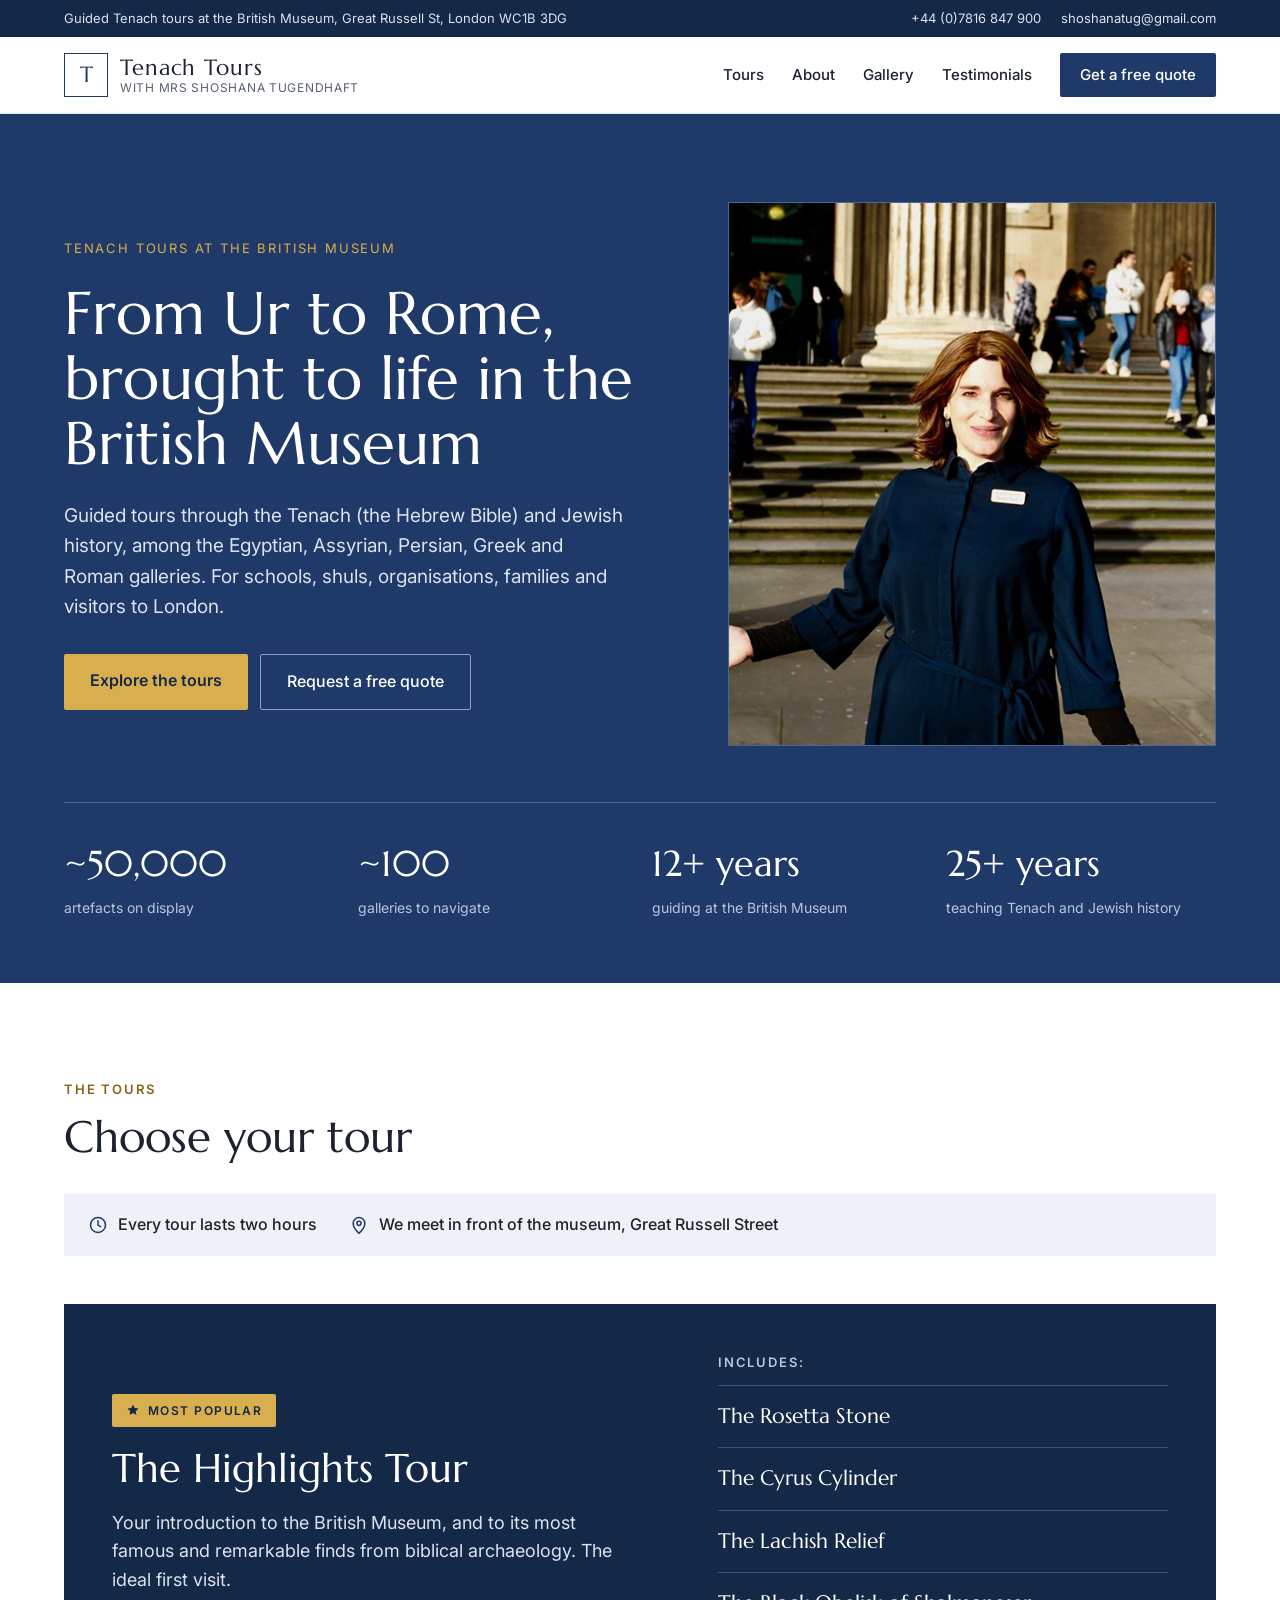
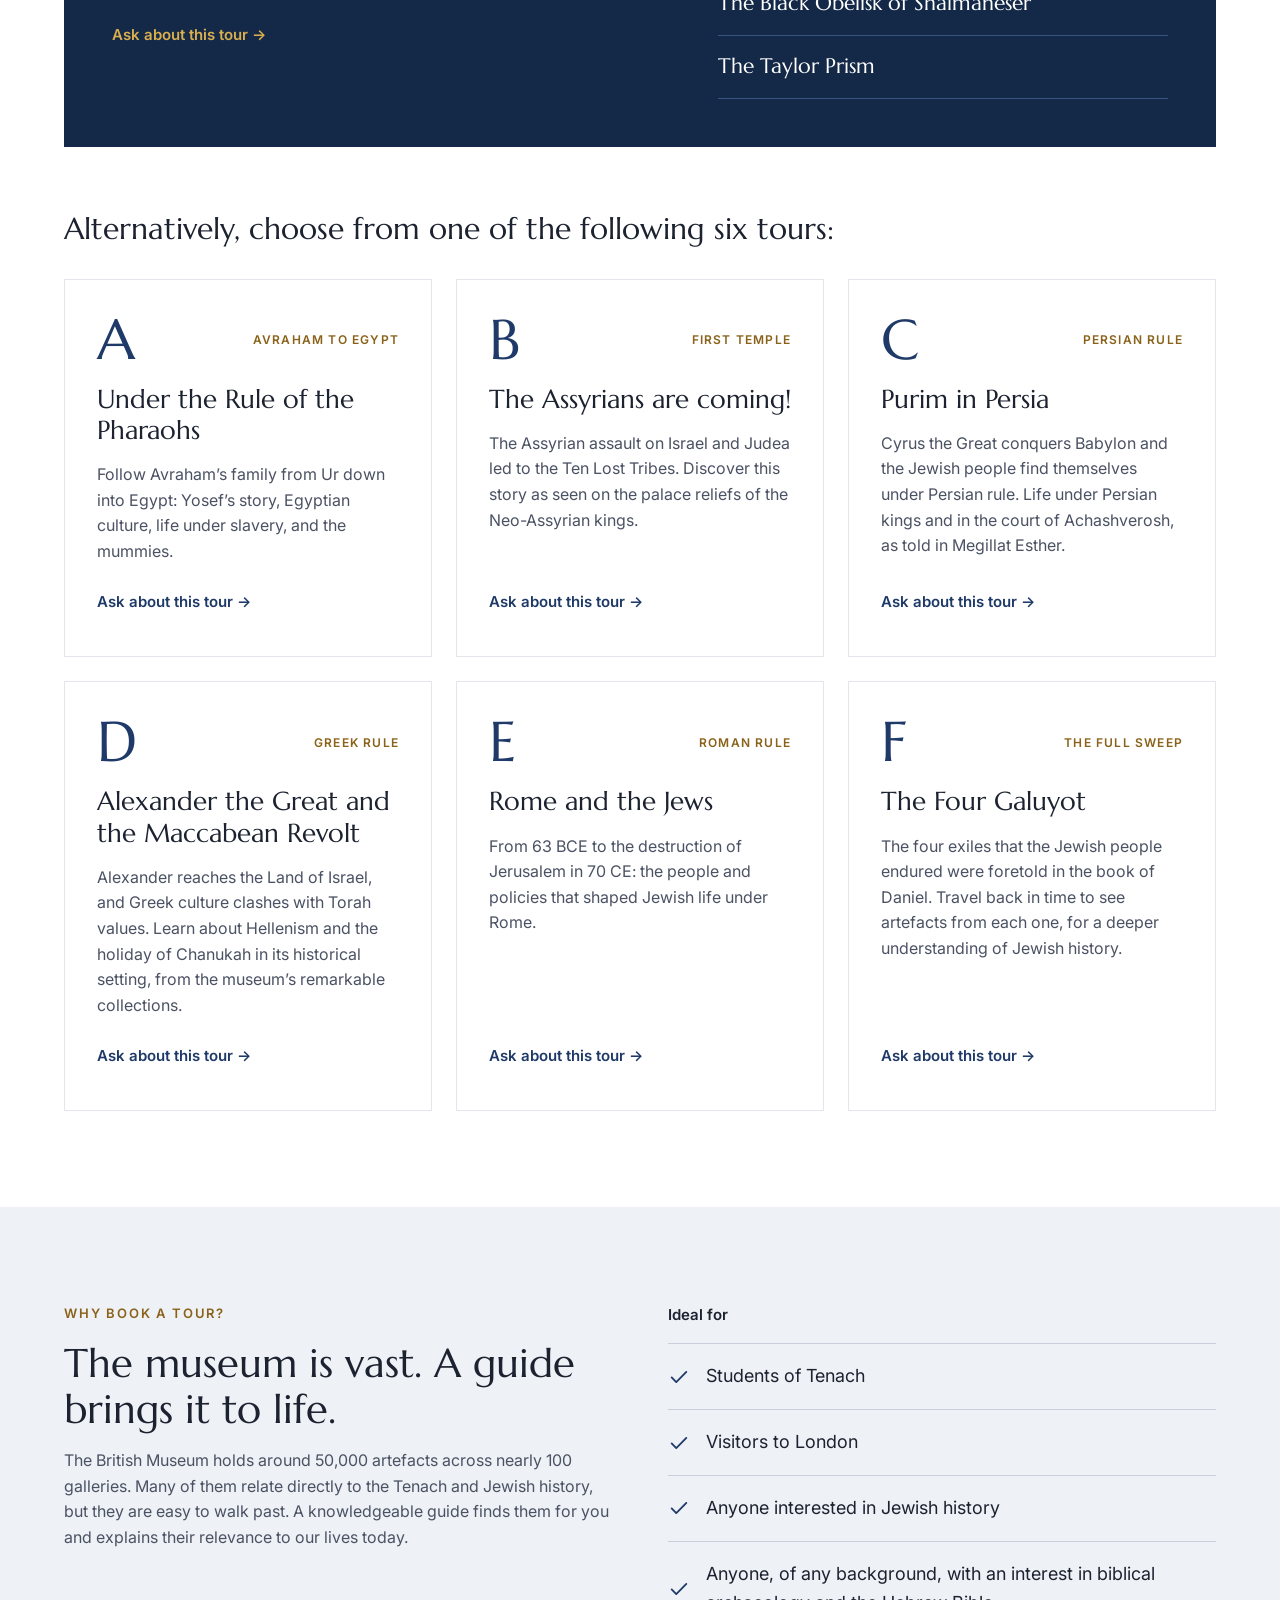
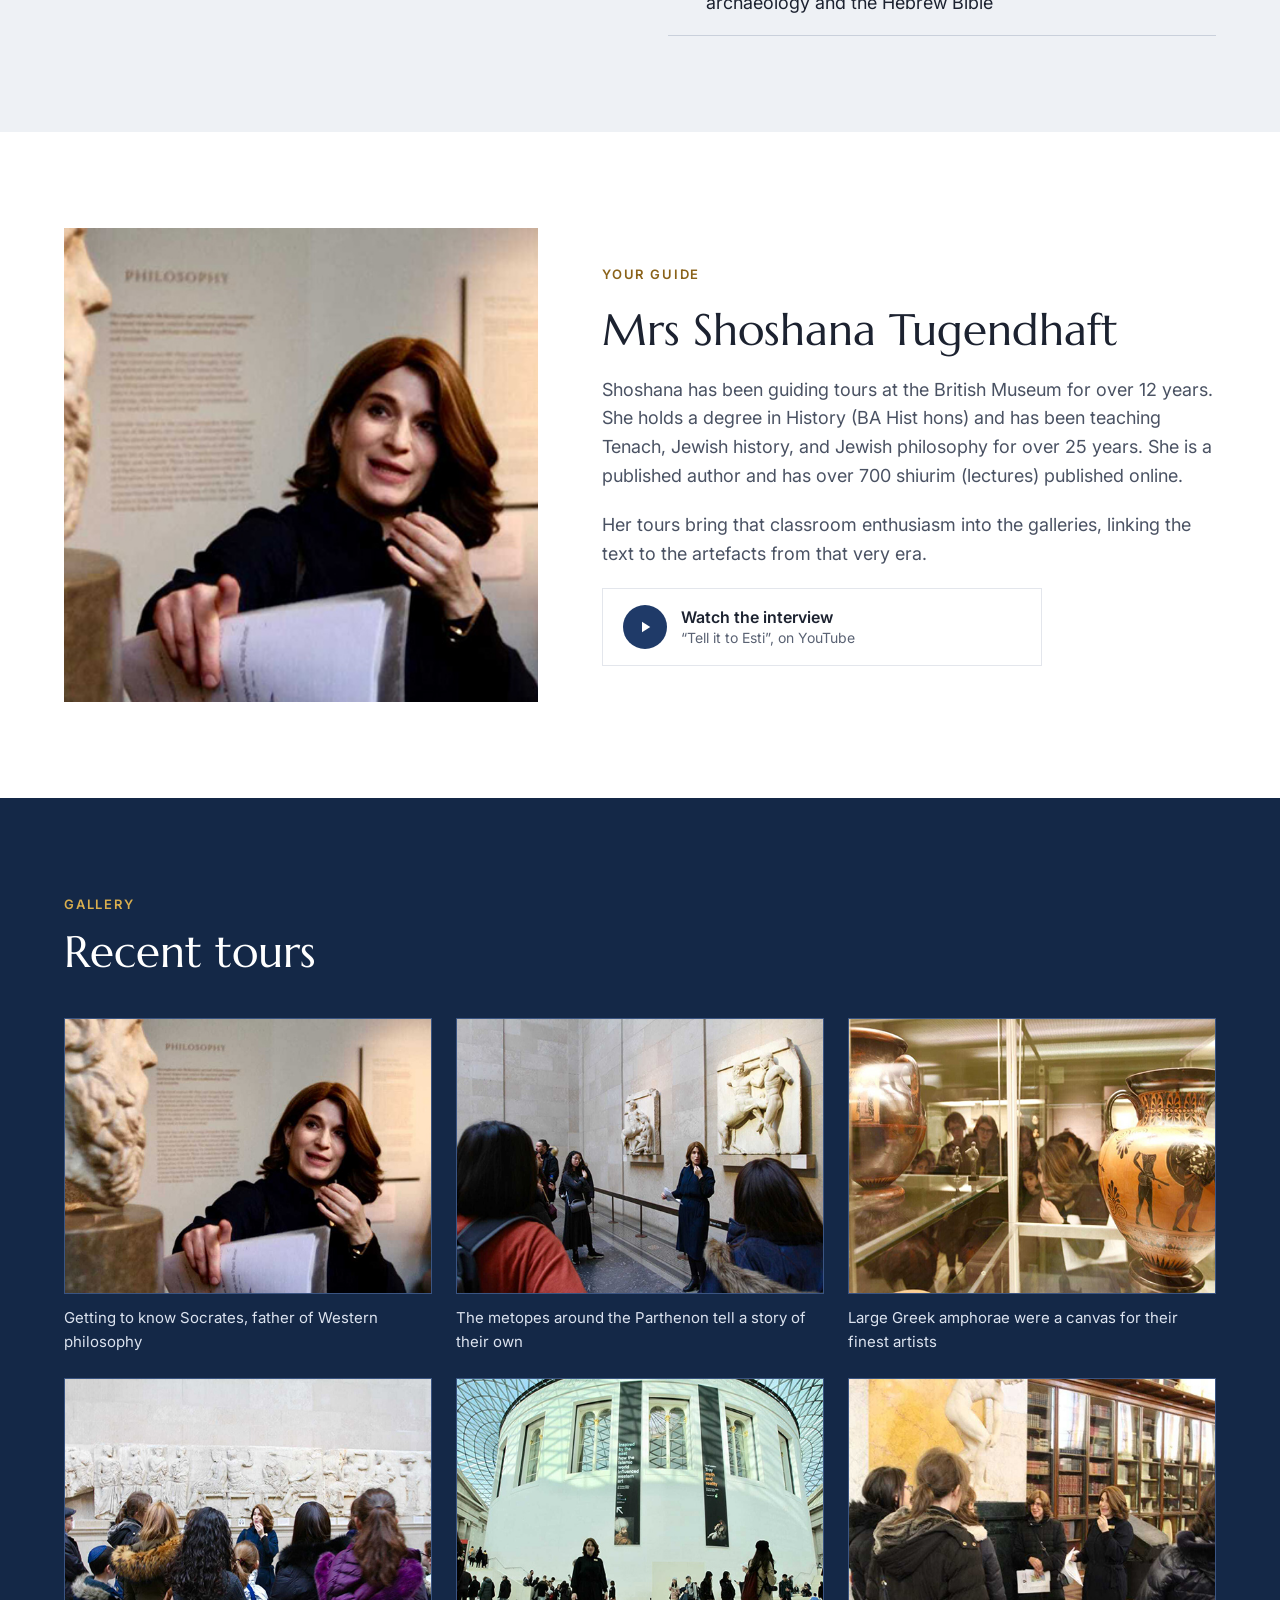
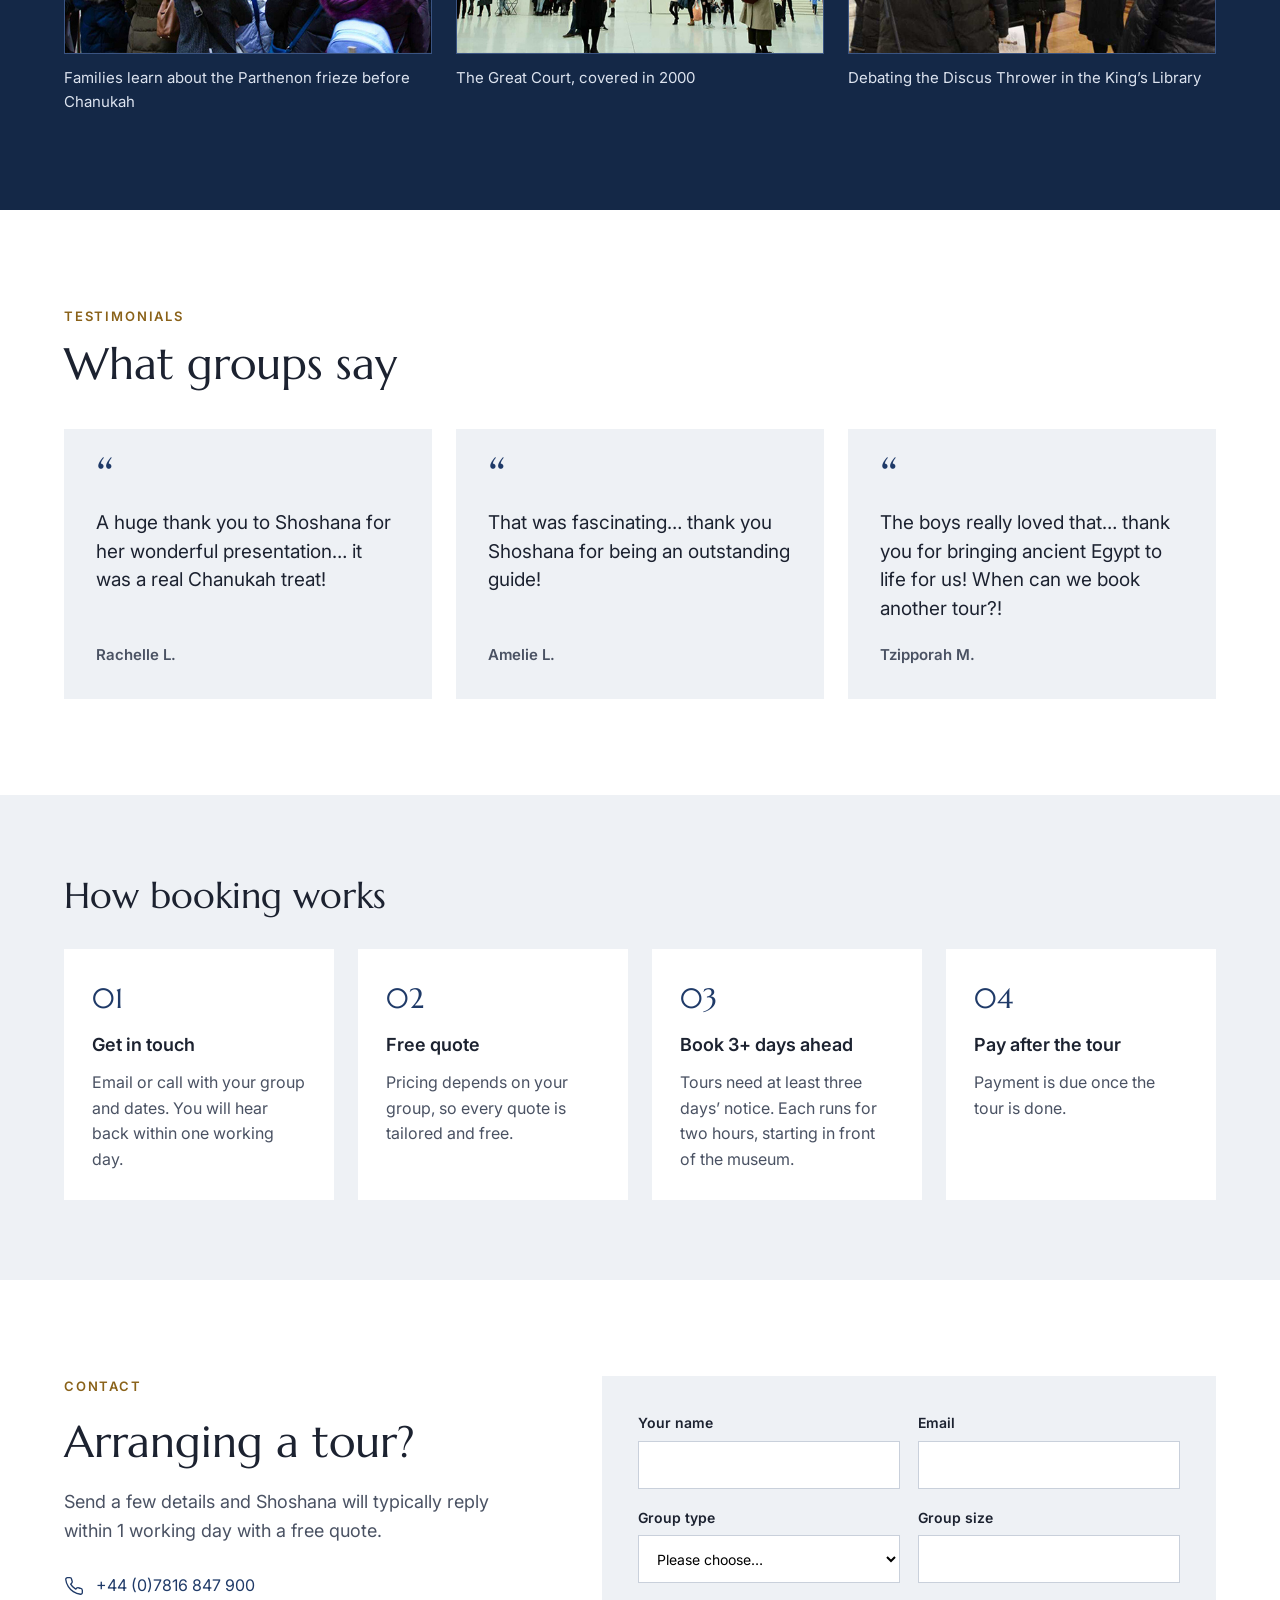
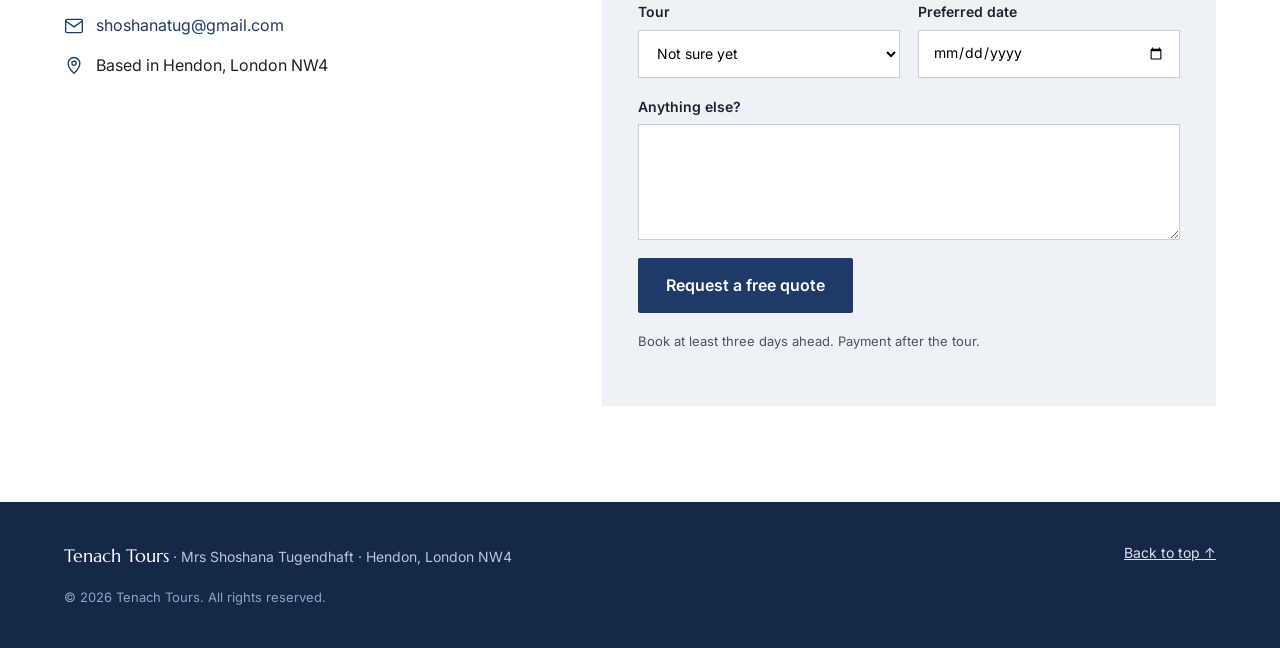
<file: index.html>
<!doctype html>
<html lang="en">
<head>
<meta charset="utf-8">
<meta name="viewport" content="width=device-width, initial-scale=1">
<title>Tenach Tours | Guided Tenach tours at the British Museum</title>
<meta name="description" content="Guided tours through the Tenach and Jewish history at the British Museum with Mrs Shoshana Tugendhaft. For schools, shuls, organisations and family groups.">
<meta property="og:title" content="Tenach Tours at the British Museum">
<meta property="og:description" content="Guided tours through the Tenach and Jewish history, from Ur to Rome.">
<link rel="canonical" href="https://tenachtours.com/">
<meta property="og:type" content="website">
<meta property="og:url" content="https://tenachtours.com/">
<meta property="og:image" content="https://tenachtours.com/images/shoshana-british-museum.jpg">
<meta name="twitter:card" content="summary_large_image">
<link rel="icon" href="favicon.svg" type="image/svg+xml">
<link rel="preconnect" href="https://fonts.googleapis.com">
<link rel="preconnect" href="https://fonts.gstatic.com" crossorigin>
<link href="https://fonts.googleapis.com/css2?family=Marcellus&family=Inter:wght@400;500;600&display=swap" rel="stylesheet">
<link rel="stylesheet" href="styles.css">
<script type="application/ld+json">
{
 "@context": "https://schema.org",
 "@graph": [
  {
   "@type": "WebSite",
   "@id": "https://tenachtours.com/#website",
   "url": "https://tenachtours.com/",
   "name": "Tenach Tours",
   "inLanguage": "en-GB"
  },
  {
   "@type": "TouristAttraction",
   "@id": "#british-museum",
   "name": "The British Museum",
   "address": {
    "@type": "PostalAddress",
    "streetAddress": "Great Russell Street",
    "addressLocality": "London",
    "postalCode": "WC1B 3DG",
    "addressCountry": "GB"
   }
  },
  {
   "@type": "Person",
   "@id": "https://tenachtours.com/#shoshana",
   "name": "Shoshana Tugendhaft",
   "honorificPrefix": "Mrs",
   "jobTitle": "Tour guide",
   "knowsAbout": [
    "Tenach",
    "Hebrew Bible",
    "Jewish history",
    "Biblical archaeology",
    "British Museum"
   ],
   "worksFor": {
    "@id": "https://tenachtours.com/#business"
   }
  },
  {
   "@type": "LocalBusiness",
   "@id": "https://tenachtours.com/#business",
   "name": "Tenach Tours",
   "url": "https://tenachtours.com/",
   "description": "Guided tours through the Tenach (the Hebrew Bible) and Jewish history at the British Museum, with Mrs Shoshana Tugendhaft. For schools, shuls, organisations, families and visitors to London.",
   "image": "https://tenachtours.com/images/shoshana-british-museum.jpg",
   "telephone": "+447816847900",
   "email": "shoshanatug@gmail.com",
   "address": {
    "@type": "PostalAddress",
    "addressLocality": "Hendon, London",
    "postalCode": "NW4",
    "addressCountry": "GB"
   },
   "areaServed": {
    "@type": "City",
    "name": "London"
   },
   "founder": {
    "@id": "https://tenachtours.com/#shoshana"
   },
   "makesOffer": [
    {
     "@type": "Offer",
     "itemOffered": {
      "@type": "TouristTrip",
      "name": "The Highlights Tour",
      "description": "An introduction to the British Museum and its most famous finds from biblical archaeology, including the Rosetta Stone, the Cyrus Cylinder, the Lachish Relief, the Black Obelisk of Shalmaneser and the Taylor Prism.",
      "itinerary": {
       "@id": "#british-museum"
      }
     }
    },
    {
     "@type": "Offer",
     "itemOffered": {
      "@type": "TouristTrip",
      "name": "Under the Rule of the Pharaohs",
      "description": "Follow Avraham's family from Ur down into Egypt: Yosef's story, Egyptian culture, life under slavery, and the mummies.",
      "itinerary": {
       "@id": "#british-museum"
      }
     }
    },
    {
     "@type": "Offer",
     "itemOffered": {
      "@type": "TouristTrip",
      "name": "The Assyrians are coming!",
      "description": "The Assyrian assault on Israel and Judea led to the Ten Lost Tribes. Discover this story as seen on the palace reliefs of the Neo-Assyrian kings.",
      "itinerary": {
       "@id": "#british-museum"
      }
     }
    },
    {
     "@type": "Offer",
     "itemOffered": {
      "@type": "TouristTrip",
      "name": "Purim in Persia",
      "description": "Cyrus the Great conquers Babylon and the Jewish people find themselves under Persian rule. Life under Persian kings and in the court of Achashverosh, as told in Megillat Esther.",
      "itinerary": {
       "@id": "#british-museum"
      }
     }
    },
    {
     "@type": "Offer",
     "itemOffered": {
      "@type": "TouristTrip",
      "name": "Alexander the Great and the Maccabean Revolt",
      "description": "Alexander reaches the Land of Israel, and Greek culture clashes with Torah values. Learn about Hellenism and the holiday of Chanukah in its historical setting, from the museum's remarkable collections.",
      "itinerary": {
       "@id": "#british-museum"
      }
     }
    },
    {
     "@type": "Offer",
     "itemOffered": {
      "@type": "TouristTrip",
      "name": "Rome and the Jews",
      "description": "From 63 BCE to the destruction of Jerusalem in 70 CE: the people and policies that shaped Jewish life under Rome.",
      "itinerary": {
       "@id": "#british-museum"
      }
     }
    },
    {
     "@type": "Offer",
     "itemOffered": {
      "@type": "TouristTrip",
      "name": "The Four Galuyot",
      "description": "The four exiles that the Jewish people endured were foretold in the book of Daniel. Travel back in time to see artefacts from each one, for a deeper understanding of Jewish history.",
      "itinerary": {
       "@id": "#british-museum"
      }
     }
    }
   ]
  }
 ]
}
</script>
</head>
<body>
<a class="skip-link" href="#main">Skip to content</a>
<div style="width: 100%; font-family: Inter, system-ui, sans-serif; color: #1C2230; background: #FFFFFF; font-size: 16px; line-height: 1.6">

  <!-- Utility strip -->
  <div style="background: #142847; color: #DCE3EF; font-size: 13px">
    <div style="max-width: 1200px; margin: 0 auto; padding: 8px 24px; display: flex; flex-wrap: wrap; justify-content: space-between; gap: 8px 24px">
      <span class="hide-sm">Guided Tenach tours at the British Museum, Great Russell St, London WC1B 3DG</span>
      <div style="display: flex; flex-wrap: wrap; gap: 20px">
        <a href="tel:+447816847900" style="color: #DCE3EF; text-decoration: none">+44 (0)7816 847 900</a>
        <a href="mailto:shoshanatug@gmail.com" style="color: #DCE3EF; text-decoration: none">shoshanatug@gmail.com</a>
      </div>
    </div>
  </div>

  <!-- Nav -->
  <header style="border-bottom: 1px solid #E3E6EC; background: #FFFFFF">
    <div style="max-width: 1200px; margin: 0 auto; padding: 16px 24px; display: flex; flex-wrap: wrap; align-items: center; justify-content: space-between; gap: 16px">
      <a href="#home" style="display: flex; align-items: center; gap: 12px; text-decoration: none; color: #1C2230">
        <span style="width: 44px; height: 44px; border: 1.5px solid #1F3A68; display: flex; align-items: center; justify-content: center; font-family: Marcellus, serif; font-size: 22px; color: #1F3A68">T</span>
        <span style="display: flex; flex-direction: column; line-height: 1.15">
          <span style="font-family: Marcellus, serif; font-size: 22px; letter-spacing: 0.04em">Tenach Tours</span>
          <span style="font-size: 12px; color: #5A6273; letter-spacing: 0.06em; text-transform: uppercase">with Mrs Shoshana Tugendhaft</span>
        </span>
      </a>
      <nav aria-label="Main" style="display: flex; flex-wrap: wrap; align-items: center; gap: 4px 28px; font-size: 15px; font-weight: 500">
        <a href="#tours" style="color: #1C2230; text-decoration: none; padding: 10px 0">Tours</a>
        <a href="#about" style="color: #1C2230; text-decoration: none; padding: 10px 0">About</a>
        <a href="#gallery" style="color: #1C2230; text-decoration: none; padding: 10px 0">Gallery</a>
        <a href="#testimonials" style="color: #1C2230; text-decoration: none; padding: 10px 0">Testimonials</a>
        <a href="#contact" style="background: #1F3A68; color: #FFFFFF; text-decoration: none; padding: 10px 20px; border-radius: 2px">Get a free quote</a>
      </nav>
    </div>
  </header>

  <!-- Hero -->
  <main id="main"><section id="home" style="background: #1F3A68; color: #FFFFFF">
    <div style="max-width: 1200px; margin: 0 auto; padding: 88px 24px 0; display: flex; flex-wrap: wrap; gap: 56px; align-items: center">
      <div style="flex: 1 1 520px; min-width: 0; display: flex; flex-direction: column; gap: 24px">
        <span style="font-size: 13px; letter-spacing: 0.14em; text-transform: uppercase; color: #D9AE4E">Tenach Tours at the British Museum</span>
        <h1 class="h-display" style="margin: 0; font-family: Marcellus, serif; font-weight: 400; font-size: 60px; line-height: 1.08">From Ur to Rome, brought to life in the British Museum</h1>
        <p style="margin: 0; font-size: 19px; color: #DCE3EF; max-width: 560px">Guided tours through the Tenach (the Hebrew Bible) and Jewish history, among the Egyptian, Assyrian, Persian, Greek and Roman galleries. For schools, shuls, organisations, families and visitors to London.</p>
        <div style="display: flex; flex-wrap: wrap; gap: 12px; padding-top: 8px">
          <a href="#tours" style="background: #D9AE4E; color: #142847; text-decoration: none; font-weight: 600; padding: 14px 26px; border-radius: 2px">Explore the tours</a>
          <a href="#contact" style="border: 1px solid #8FA3C4; color: #FFFFFF; text-decoration: none; font-weight: 500; padding: 14px 26px; border-radius: 2px">Request a free quote</a>
        </div>
      </div>
      <div style="flex: 1 1 400px; min-width: 0">
        <img fetchpriority="high" src="images/shoshana-british-museum.jpg" alt="Shoshana Tugendhaft welcomes you to the British Museum" style="display: block; width: 100%; aspect-ratio: 565 / 630; max-height: 600px; object-fit: cover; object-position: center top; border: 1px solid #4A6496">
      </div>
    </div>
    <!-- Fact band -->
    <div style="max-width: 1200px; margin: 0 auto; padding: 56px 24px 64px">
      <div style="display: grid; grid-template-columns: repeat(auto-fit, minmax(200px, 1fr)); gap: 24px; border-top: 1px solid #4A6496; padding-top: 32px">
        <div style="display: flex; flex-direction: column; gap: 4px"><span style="font-family: Marcellus, serif; font-size: 36px">~50,000</span><span style="font-size: 14px; color: #B9C6DC">artefacts on display</span></div>
        <div style="display: flex; flex-direction: column; gap: 4px"><span style="font-family: Marcellus, serif; font-size: 36px">~100</span><span style="font-size: 14px; color: #B9C6DC">galleries to navigate</span></div>
        <div style="display: flex; flex-direction: column; gap: 4px"><span style="font-family: Marcellus, serif; font-size: 36px">12+ years</span><span style="font-size: 14px; color: #B9C6DC">guiding at the British Museum</span></div>
        <div style="display: flex; flex-direction: column; gap: 4px"><span style="font-family: Marcellus, serif; font-size: 36px">25+ years</span><span style="font-size: 14px; color: #B9C6DC">teaching Tenach and Jewish history</span></div>
      </div>
    </div>
  </section>

  <!-- Tours -->
  <section id="tours" style="background: #FFFFFF">
    <div style="max-width: 1200px; margin: 0 auto; padding: 96px 24px; display: flex; flex-direction: column; gap: 48px">
      <div style="display: flex; flex-direction: column; gap: 12px">
        <span style="font-size: 13px; letter-spacing: 0.14em; text-transform: uppercase; color: #8A6219; font-weight: 600">The tours</span>
        <h2 class="h-section" style="margin: 0; font-family: Marcellus, serif; font-weight: 400; font-size: 44px; line-height: 1.15">Choose your tour</h2>
      </div>

      <div style="display: flex; flex-wrap: wrap; gap: 12px 32px; margin-top: -16px; padding: 18px 24px; background: #EEF1F5; font-size: 16px; font-weight: 500;">
        <span style="display: flex; align-items: center; gap: 10px"><svg aria-hidden="true" width="20" height="20" viewBox="0 0 24 24" fill="none" stroke="#1F3A68" stroke-width="1.8" stroke-linecap="round" stroke-linejoin="round"><circle cx="12" cy="12" r="9"></circle><path d="M12 7v5l3 2"></path></svg>Every tour lasts two hours</span>
        <span style="display: flex; align-items: center; gap: 10px"><svg aria-hidden="true" width="20" height="20" viewBox="0 0 24 24" fill="none" stroke="#1F3A68" stroke-width="1.8" stroke-linecap="round" stroke-linejoin="round"><path d="M12 22s7-6.2 7-12a7 7 0 0 0-14 0c0 5.8 7 12 7 12z"></path><circle cx="12" cy="10" r="2.5"></circle></svg>We meet in front of the museum, Great Russell Street</span>
      </div>

      <article style="background: #142847; color: #FFFFFF; padding: 48px; display: flex; flex-wrap: wrap; gap: 40px 56px; align-items: center">
        <div style="flex: 1 1 460px; min-width: 0; display: flex; flex-direction: column; gap: 18px; align-items: flex-start">
          <span style="display: flex; align-items: center; gap: 8px; background: #D9AE4E; color: #142847; font-size: 12px; font-weight: 600; letter-spacing: 0.12em; text-transform: uppercase; padding: 7px 14px; border-radius: 2px"><svg aria-hidden="true" width="14" height="14" viewBox="0 0 24 24" fill="currentColor"><path d="M12 2.5l2.9 6.1 6.6.8-4.9 4.6 1.3 6.6L12 17.3l-5.9 3.3 1.3-6.6-4.9-4.6 6.6-.8z"></path></svg>Most popular</span>
          <h3 style="margin: 0; font-family: Marcellus, serif; font-weight: 400; font-size: 40px; line-height: 1.15">The Highlights Tour</h3>
          <p style="margin: 0; color: #DCE3EF; font-size: 18px; max-width: 520px">Your introduction to the British Museum, and to its most famous and remarkable finds from biblical archaeology. The ideal first visit.</p>
          <a href="#contact" style="color: #D9AE4E; font-weight: 600; font-size: 15px; text-decoration: none; padding: 10px 0">Ask about this tour →</a>
        </div>
        <div style="flex: 1 1 360px; min-width: 0; display: flex; flex-direction: column; gap: 12px">
          <span style="font-size: 13px; letter-spacing: 0.14em; text-transform: uppercase; color: #B9C6DC; font-weight: 600">Includes:</span>
          <ul style="margin: 0; padding: 0; list-style: none; display: flex; flex-direction: column; border-top: 1px solid #3A5482">
            <li style="padding: 14px 0; border-bottom: 1px solid #3A5482; font-family: Marcellus, serif; font-size: 21px">The Rosetta Stone</li>
            <li style="padding: 14px 0; border-bottom: 1px solid #3A5482; font-family: Marcellus, serif; font-size: 21px">The Cyrus Cylinder</li>
            <li style="padding: 14px 0; border-bottom: 1px solid #3A5482; font-family: Marcellus, serif; font-size: 21px">The Lachish Relief</li>
            <li style="padding: 14px 0; border-bottom: 1px solid #3A5482; font-family: Marcellus, serif; font-size: 21px">The Black Obelisk of Shalmaneser</li>
            <li style="padding: 14px 0; border-bottom: 1px solid #3A5482; font-family: Marcellus, serif; font-size: 21px">The Taylor Prism</li>
          </ul>
        </div>
      </article>

      <h3 style="margin: 16px 0 -16px; font-family: Marcellus, serif; font-weight: 400; font-size: 30px; line-height: 1.2">Alternatively, choose from one of the following six tours:</h3>

      <div style="display: grid; grid-template-columns: repeat(auto-fit, minmax(340px, 1fr)); gap: 24px">
        
          <article style="border: 1px solid #E3E6EC; padding: 32px; display: flex; flex-direction: column; gap: 16px; background: #FFFFFF">
            <div style="display: flex; align-items: center; justify-content: space-between; gap: 16px">
              <span style="font-family: Marcellus, serif; font-size: 56px; line-height: 1; color: #1F3A68">A</span>
              <span style="font-size: 12px; letter-spacing: 0.1em; text-transform: uppercase; color: #8A6219; font-weight: 600; text-align: right">Avraham to Egypt</span>
            </div>
            <h3 style="margin: 0; font-family: Marcellus, serif; font-weight: 400; font-size: 26px; line-height: 1.2">Under the Rule of the Pharaohs</h3>
            <p style="margin: 0; color: #4A5263; flex-grow: 1">Follow Avraham’s family from Ur down into Egypt: Yosef’s story, Egyptian culture, life under slavery, and the mummies.</p>
            <a href="#contact" style="font-weight: 600; font-size: 15px; text-decoration: none; padding: 10px 0">Ask about this tour →</a>
          </article>
        
          <article style="border: 1px solid #E3E6EC; padding: 32px; display: flex; flex-direction: column; gap: 16px; background: #FFFFFF">
            <div style="display: flex; align-items: center; justify-content: space-between; gap: 16px">
              <span style="font-family: Marcellus, serif; font-size: 56px; line-height: 1; color: #1F3A68">B</span>
              <span style="font-size: 12px; letter-spacing: 0.1em; text-transform: uppercase; color: #8A6219; font-weight: 600; text-align: right">First Temple</span>
            </div>
            <h3 style="margin: 0; font-family: Marcellus, serif; font-weight: 400; font-size: 26px; line-height: 1.2">The Assyrians are coming!</h3>
            <p style="margin: 0; color: #4A5263; flex-grow: 1">The Assyrian assault on Israel and Judea led to the Ten Lost Tribes. Discover this story as seen on the palace reliefs of the Neo-Assyrian kings.</p>
            <a href="#contact" style="font-weight: 600; font-size: 15px; text-decoration: none; padding: 10px 0">Ask about this tour →</a>
          </article>
        
          <article style="border: 1px solid #E3E6EC; padding: 32px; display: flex; flex-direction: column; gap: 16px; background: #FFFFFF">
            <div style="display: flex; align-items: center; justify-content: space-between; gap: 16px">
              <span style="font-family: Marcellus, serif; font-size: 56px; line-height: 1; color: #1F3A68">C</span>
              <span style="font-size: 12px; letter-spacing: 0.1em; text-transform: uppercase; color: #8A6219; font-weight: 600; text-align: right">Persian rule</span>
            </div>
            <h3 style="margin: 0; font-family: Marcellus, serif; font-weight: 400; font-size: 26px; line-height: 1.2">Purim in Persia</h3>
            <p style="margin: 0; color: #4A5263; flex-grow: 1">Cyrus the Great conquers Babylon and the Jewish people find themselves under Persian rule. Life under Persian kings and in the court of Achashverosh, as told in Megillat Esther.</p>
            <a href="#contact" style="font-weight: 600; font-size: 15px; text-decoration: none; padding: 10px 0">Ask about this tour →</a>
          </article>
        
          <article style="border: 1px solid #E3E6EC; padding: 32px; display: flex; flex-direction: column; gap: 16px; background: #FFFFFF">
            <div style="display: flex; align-items: center; justify-content: space-between; gap: 16px">
              <span style="font-family: Marcellus, serif; font-size: 56px; line-height: 1; color: #1F3A68">D</span>
              <span style="font-size: 12px; letter-spacing: 0.1em; text-transform: uppercase; color: #8A6219; font-weight: 600; text-align: right">Greek rule</span>
            </div>
            <h3 style="margin: 0; font-family: Marcellus, serif; font-weight: 400; font-size: 26px; line-height: 1.2">Alexander the Great and the Maccabean Revolt</h3>
            <p style="margin: 0; color: #4A5263; flex-grow: 1">Alexander reaches the Land of Israel, and Greek culture clashes with Torah values. Learn about Hellenism and the holiday of Chanukah in its historical setting, from the museum’s remarkable collections.</p>
            <a href="#contact" style="font-weight: 600; font-size: 15px; text-decoration: none; padding: 10px 0">Ask about this tour →</a>
          </article>
        
          <article style="border: 1px solid #E3E6EC; padding: 32px; display: flex; flex-direction: column; gap: 16px; background: #FFFFFF">
            <div style="display: flex; align-items: center; justify-content: space-between; gap: 16px">
              <span style="font-family: Marcellus, serif; font-size: 56px; line-height: 1; color: #1F3A68">E</span>
              <span style="font-size: 12px; letter-spacing: 0.1em; text-transform: uppercase; color: #8A6219; font-weight: 600; text-align: right">Roman rule</span>
            </div>
            <h3 style="margin: 0; font-family: Marcellus, serif; font-weight: 400; font-size: 26px; line-height: 1.2">Rome and the Jews</h3>
            <p style="margin: 0; color: #4A5263; flex-grow: 1">From 63 BCE to the destruction of Jerusalem in 70 CE: the people and policies that shaped Jewish life under Rome.</p>
            <a href="#contact" style="font-weight: 600; font-size: 15px; text-decoration: none; padding: 10px 0">Ask about this tour →</a>
          </article>
        
          <article style="border: 1px solid #E3E6EC; padding: 32px; display: flex; flex-direction: column; gap: 16px; background: #FFFFFF">
            <div style="display: flex; align-items: center; justify-content: space-between; gap: 16px">
              <span style="font-family: Marcellus, serif; font-size: 56px; line-height: 1; color: #1F3A68">F</span>
              <span style="font-size: 12px; letter-spacing: 0.1em; text-transform: uppercase; color: #8A6219; font-weight: 600; text-align: right">The full sweep</span>
            </div>
            <h3 style="margin: 0; font-family: Marcellus, serif; font-weight: 400; font-size: 26px; line-height: 1.2">The Four Galuyot</h3>
            <p style="margin: 0; color: #4A5263; flex-grow: 1">The four exiles that the Jewish people endured were foretold in the book of Daniel. Travel back in time to see artefacts from each one, for a deeper understanding of Jewish history.</p>
            <a href="#contact" style="font-weight: 600; font-size: 15px; text-decoration: none; padding: 10px 0">Ask about this tour →</a>
          </article>
        
      </div>
    </div>
  </section>

  <!-- Why book -->
  <section style="background: #EEF1F5">
    <div style="max-width: 1200px; margin: 0 auto; padding: 96px 24px; display: flex; flex-wrap: wrap; gap: 56px">
      <div style="flex: 1 1 420px; min-width: 0; display: flex; flex-direction: column; gap: 16px">
        <span style="font-size: 13px; letter-spacing: 0.14em; text-transform: uppercase; color: #8A6219; font-weight: 600">Why book a tour?</span>
        <h2 class="h-section" style="margin: 0; font-family: Marcellus, serif; font-weight: 400; font-size: 40px; line-height: 1.15">The museum is vast. A guide brings it to life.</h2>
        <p style="margin: 0; color: #4A5263">The British Museum holds around 50,000 artefacts across nearly 100 galleries. Many of them relate directly to the Tenach and Jewish history, but they are easy to walk past. A knowledgeable guide finds them for you and explains their relevance to our lives today.</p>
      </div>
      <div style="flex: 1 1 420px; min-width: 0; display: flex; flex-direction: column; gap: 16px">
        <span style="font-size: 15px; font-weight: 600">Ideal for</span>
        <div style="display: flex; flex-direction: column; border-top: 1px solid #C9D0DB">
          <div style="display: flex; gap: 16px; align-items: center; padding: 18px 0; border-bottom: 1px solid #C9D0DB"><svg aria-hidden="true" width="22" height="22" viewBox="0 0 24 24" fill="none" stroke="#1F3A68" stroke-width="2" stroke-linecap="round" stroke-linejoin="round" style="flex-shrink: 0"><path d="M4 12.5l5 5L20 6.5"></path></svg><span style="font-size: 18px">Students of Tenach</span></div>
          <div style="display: flex; gap: 16px; align-items: center; padding: 18px 0; border-bottom: 1px solid #C9D0DB"><svg aria-hidden="true" width="22" height="22" viewBox="0 0 24 24" fill="none" stroke="#1F3A68" stroke-width="2" stroke-linecap="round" stroke-linejoin="round" style="flex-shrink: 0"><path d="M4 12.5l5 5L20 6.5"></path></svg><span style="font-size: 18px">Visitors to London</span></div>
          <div style="display: flex; gap: 16px; align-items: center; padding: 18px 0; border-bottom: 1px solid #C9D0DB"><svg aria-hidden="true" width="22" height="22" viewBox="0 0 24 24" fill="none" stroke="#1F3A68" stroke-width="2" stroke-linecap="round" stroke-linejoin="round" style="flex-shrink: 0"><path d="M4 12.5l5 5L20 6.5"></path></svg><span style="font-size: 18px">Anyone interested in Jewish history</span></div>
          <div style="display: flex; gap: 16px; align-items: center; padding: 18px 0; border-bottom: 1px solid #C9D0DB"><svg aria-hidden="true" width="22" height="22" viewBox="0 0 24 24" fill="none" stroke="#1F3A68" stroke-width="2" stroke-linecap="round" stroke-linejoin="round" style="flex-shrink: 0"><path d="M4 12.5l5 5L20 6.5"></path></svg><span style="font-size: 18px">Anyone, of any background, with an interest in biblical archaeology and the Hebrew Bible</span></div>
        </div>
      </div>
    </div>
  </section>

  <!-- About -->
  <section id="about" style="background: #FFFFFF">
    <div style="max-width: 1200px; margin: 0 auto; padding: 96px 24px; display: flex; flex-wrap: wrap; gap: 64px; align-items: center">
      <div style="flex: 1 1 380px; min-width: 0">
        <img loading="lazy" src="images/socrates.jpg" alt="Shoshana Tugendhaft guiding a group beside a bust of Socrates" style="display: block; width: 100%; aspect-ratio: 1 / 1; object-fit: cover; object-position: 68% center">
      </div>
      <div style="flex: 1 1 520px; min-width: 0; display: flex; flex-direction: column; gap: 20px">
        <span style="font-size: 13px; letter-spacing: 0.14em; text-transform: uppercase; color: #8A6219; font-weight: 600">Your guide</span>
        <h2 class="h-section" style="margin: 0; font-family: Marcellus, serif; font-weight: 400; font-size: 44px; line-height: 1.15">Mrs Shoshana Tugendhaft</h2>
        <p style="margin: 0; color: #4A5263; font-size: 18px">Shoshana has been guiding tours at the British Museum for over 12 years. She holds a degree in History (BA Hist hons) and has been teaching Tenach, Jewish history, and Jewish philosophy for over 25 years. She is a published author and has over 700 shiurim (lectures) published online.</p>
        <p style="margin: 0; color: #4A5263; font-size: 18px">Her tours bring that classroom enthusiasm into the galleries, linking the text to the artefacts from that very era.</p>
        <button type="button" data-open-video style="display: flex; align-items: center; gap: 14px; text-align: left; font: inherit; cursor: pointer; background: #FFFFFF; border: 1px solid #E3E6EC; padding: 16px 20px; max-width: 440px; color: #1C2230">
          <span style="width: 44px; height: 44px; border-radius: 50%; background: #1F3A68; color: #FFFFFF; display: flex; align-items: center; justify-content: center; flex-shrink: 0">
            <svg aria-hidden="true" width="18" height="18" viewBox="0 0 24 24" fill="currentColor"><path d="M8 5v14l11-7z"></path></svg>
          </span>
          <span style="display: flex; flex-direction: column; line-height: 1.35"><span style="font-weight: 600">Watch the interview</span><span style="font-size: 14px; color: #5A6273">“Tell it to Esti”, on YouTube</span></span>
        </button>
      </div>
    </div>
  </section>

  <!-- Gallery -->
  <section id="gallery" style="background: #142847; color: #FFFFFF">
    <div style="max-width: 1200px; margin: 0 auto; padding: 96px 24px; display: flex; flex-direction: column; gap: 40px">
      <div style="display: flex; flex-direction: column; gap: 12px">
        <span style="font-size: 13px; letter-spacing: 0.14em; text-transform: uppercase; color: #D9AE4E; font-weight: 600">Gallery</span>
        <h2 class="h-section" style="margin: 0; font-family: Marcellus, serif; font-weight: 400; font-size: 44px; line-height: 1.15">Recent tours</h2>
      </div>
      <div style="display: grid; grid-template-columns: repeat(auto-fit, minmax(320px, 1fr)); gap: 24px">
        
          <figure style="margin: 0; display: flex; flex-direction: column; gap: 12px">
            <img loading="lazy" src="images/socrates.jpg" alt="Getting to know Socrates, father of Western philosophy" style="display: block; width: 100%; aspect-ratio: 4 / 3; object-fit: cover; border: 1px solid #3A5482">
            <figcaption style="font-size: 15px; color: #DCE3EF">Getting to know Socrates, father of Western philosophy</figcaption>
          </figure>
        
          <figure style="margin: 0; display: flex; flex-direction: column; gap: 12px">
            <img loading="lazy" src="images/parthenon-metopes.jpg" alt="The metopes around the Parthenon tell a story of their own" style="display: block; width: 100%; aspect-ratio: 4 / 3; object-fit: cover; border: 1px solid #3A5482">
            <figcaption style="font-size: 15px; color: #DCE3EF">The metopes around the Parthenon tell a story of their own</figcaption>
          </figure>
        
          <figure style="margin: 0; display: flex; flex-direction: column; gap: 12px">
            <img loading="lazy" src="images/greek-amphorae.jpg" alt="Large Greek amphorae were a canvas for their finest artists" style="display: block; width: 100%; aspect-ratio: 4 / 3; object-fit: cover; border: 1px solid #3A5482">
            <figcaption style="font-size: 15px; color: #DCE3EF">Large Greek amphorae were a canvas for their finest artists</figcaption>
          </figure>
        
          <figure style="margin: 0; display: flex; flex-direction: column; gap: 12px">
            <img loading="lazy" src="images/parthenon-frieze.jpg" alt="Families learn about the Parthenon frieze before Chanukah" style="display: block; width: 100%; aspect-ratio: 4 / 3; object-fit: cover; border: 1px solid #3A5482">
            <figcaption style="font-size: 15px; color: #DCE3EF">Families learn about the Parthenon frieze before Chanukah</figcaption>
          </figure>
        
          <figure style="margin: 0; display: flex; flex-direction: column; gap: 12px">
            <img loading="lazy" src="images/great-court.jpg" alt="The Great Court, covered in 2000" style="display: block; width: 100%; aspect-ratio: 4 / 3; object-fit: cover; border: 1px solid #3A5482">
            <figcaption style="font-size: 15px; color: #DCE3EF">The Great Court, covered in 2000</figcaption>
          </figure>
        
          <figure style="margin: 0; display: flex; flex-direction: column; gap: 12px">
            <img loading="lazy" src="images/discus-thrower.jpg" alt="Debating the Discus Thrower in the King’s Library" style="display: block; width: 100%; aspect-ratio: 4 / 3; object-fit: cover; border: 1px solid #3A5482">
            <figcaption style="font-size: 15px; color: #DCE3EF">Debating the Discus Thrower in the King’s Library</figcaption>
          </figure>
        
      </div>
    </div>
  </section>

  <!-- Testimonials -->
  <section id="testimonials" style="background: #FFFFFF">
    <div style="max-width: 1200px; margin: 0 auto; padding: 96px 24px; display: flex; flex-direction: column; gap: 40px">
      <div style="display: flex; flex-direction: column; gap: 12px">
        <span style="font-size: 13px; letter-spacing: 0.14em; text-transform: uppercase; color: #8A6219; font-weight: 600">Testimonials</span>
        <h2 class="h-section" style="margin: 0; font-family: Marcellus, serif; font-weight: 400; font-size: 44px; line-height: 1.15">What groups say</h2>
      </div>
      <div style="display: grid; grid-template-columns: repeat(auto-fit, minmax(300px, 1fr)); gap: 24px">
        
          <blockquote style="margin: 0; padding: 32px; background: #EEF1F5; display: flex; flex-direction: column; gap: 20px">
            <span aria-hidden="true" style="font-family: Marcellus, serif; font-size: 56px; line-height: 0.6; color: #1F3A68; height: 28px">“</span>
            <p style="margin: 0; font-size: 19px; line-height: 1.5; flex-grow: 1">A huge thank you to Shoshana for her wonderful presentation… it was a real Chanukah treat!</p>
            <cite style="font-style: normal; font-weight: 600; font-size: 15px; color: #4A5263">Rachelle L.</cite>
          </blockquote>
        
          <blockquote style="margin: 0; padding: 32px; background: #EEF1F5; display: flex; flex-direction: column; gap: 20px">
            <span aria-hidden="true" style="font-family: Marcellus, serif; font-size: 56px; line-height: 0.6; color: #1F3A68; height: 28px">“</span>
            <p style="margin: 0; font-size: 19px; line-height: 1.5; flex-grow: 1">That was fascinating… thank you Shoshana for being an outstanding guide!</p>
            <cite style="font-style: normal; font-weight: 600; font-size: 15px; color: #4A5263">Amelie L.</cite>
          </blockquote>
        
          <blockquote style="margin: 0; padding: 32px; background: #EEF1F5; display: flex; flex-direction: column; gap: 20px">
            <span aria-hidden="true" style="font-family: Marcellus, serif; font-size: 56px; line-height: 0.6; color: #1F3A68; height: 28px">“</span>
            <p style="margin: 0; font-size: 19px; line-height: 1.5; flex-grow: 1">The boys really loved that… thank you for bringing ancient Egypt to life for us! When can we book another tour?!</p>
            <cite style="font-style: normal; font-weight: 600; font-size: 15px; color: #4A5263">Tzipporah M.</cite>
          </blockquote>
        
      </div>
    </div>
  </section>

  <!-- How booking works -->
  <section style="background: #EEF1F5">
    <div style="max-width: 1200px; margin: 0 auto; padding: 80px 24px; display: flex; flex-direction: column; gap: 32px">
      <h2 class="h-section" style="margin: 0; font-family: Marcellus, serif; font-weight: 400; font-size: 36px; line-height: 1.15">How booking works</h2>
      <div style="display: grid; grid-template-columns: repeat(auto-fit, minmax(240px, 1fr)); gap: 24px">
        <div style="background: #FFFFFF; padding: 28px; display: flex; flex-direction: column; gap: 10px"><span style="font-family: Marcellus, serif; font-size: 28px; color: #1F3A68">01</span><span style="font-weight: 600; font-size: 18px">Get in touch</span><span style="color: #4A5263">Email or call with your group and dates. You will hear back within one working day.</span></div>
        <div style="background: #FFFFFF; padding: 28px; display: flex; flex-direction: column; gap: 10px"><span style="font-family: Marcellus, serif; font-size: 28px; color: #1F3A68">02</span><span style="font-weight: 600; font-size: 18px">Free quote</span><span style="color: #4A5263">Pricing depends on your group, so every quote is tailored and free.</span></div>
        <div style="background: #FFFFFF; padding: 28px; display: flex; flex-direction: column; gap: 10px"><span style="font-family: Marcellus, serif; font-size: 28px; color: #1F3A68">03</span><span style="font-weight: 600; font-size: 18px">Book 3+ days ahead</span><span style="color: #4A5263">Tours need at least three days’ notice. Each runs for two hours, starting in front of the museum.</span></div>
        <div style="background: #FFFFFF; padding: 28px; display: flex; flex-direction: column; gap: 10px"><span style="font-family: Marcellus, serif; font-size: 28px; color: #1F3A68">04</span><span style="font-weight: 600; font-size: 18px">Pay after the tour</span><span style="color: #4A5263">Payment is due once the tour is done.</span></div>
      </div>
    </div>
  </section>

  <!-- Contact -->
  <section id="contact" style="background: #FFFFFF">
    <div style="max-width: 1200px; margin: 0 auto; padding: 96px 24px; display: flex; flex-wrap: wrap; gap: 64px">
      <div style="flex: 1 1 380px; min-width: 0; display: flex; flex-direction: column; gap: 20px">
        <span style="font-size: 13px; letter-spacing: 0.14em; text-transform: uppercase; color: #8A6219; font-weight: 600">Contact</span>
        <h2 class="h-section" style="margin: 0; font-family: Marcellus, serif; font-weight: 400; font-size: 44px; line-height: 1.15">Arranging a tour?</h2>
        <p style="margin: 0; color: #4A5263; font-size: 18px">Send a few details and Shoshana will typically reply within 1 working day with a free quote.</p>
        <div style="display: flex; flex-direction: column; gap: 14px; padding-top: 8px; font-size: 16px">
          <div style="display: flex; gap: 12px; align-items: center"><svg aria-hidden="true" width="20" height="20" viewBox="0 0 24 24" fill="none" stroke="#1F3A68" stroke-width="1.6" stroke-linecap="round" stroke-linejoin="round"><path d="M22 16.9v3a2 2 0 0 1-2.2 2 19.8 19.8 0 0 1-8.6-3.1 19.5 19.5 0 0 1-6-6A19.8 19.8 0 0 1 2.1 4.2 2 2 0 0 1 4.1 2h3a2 2 0 0 1 2 1.7c.1.9.4 1.8.7 2.7a2 2 0 0 1-.5 2.1L8 9.8a16 16 0 0 0 6 6l1.3-1.3a2 2 0 0 1 2.1-.4c.9.3 1.8.6 2.7.7a2 2 0 0 1 1.7 2z"></path></svg><a href="tel:+447816847900" style="text-decoration: none">+44 (0)7816 847 900</a></div>
          <div style="display: flex; gap: 12px; align-items: center"><svg aria-hidden="true" width="20" height="20" viewBox="0 0 24 24" fill="none" stroke="#1F3A68" stroke-width="1.6" stroke-linecap="round" stroke-linejoin="round"><rect x="2" y="4" width="20" height="16" rx="2"></rect><path d="M22 6l-10 7L2 6"></path></svg><a href="mailto:shoshanatug@gmail.com" style="text-decoration: none">shoshanatug@gmail.com</a></div>
          <div style="display: flex; gap: 12px; align-items: center"><svg aria-hidden="true" width="20" height="20" viewBox="0 0 24 24" fill="none" stroke="#1F3A68" stroke-width="1.6" stroke-linecap="round" stroke-linejoin="round"><path d="M12 22s7-6.2 7-12a7 7 0 0 0-14 0c0 5.8 7 12 7 12z"></path><circle cx="12" cy="10" r="2.5"></circle></svg><span>Based in Hendon, London NW4</span></div>
        </div>
      </div>
      <form id="quote-form" novalidate style="flex: 1 1 520px; min-width: 0; display: flex; flex-direction: column; gap: 18px; background: #EEF1F5; padding: 36px">
        <div style="display: flex; flex-wrap: wrap; gap: 18px">
          <label style="flex: 1 1 220px; display: flex; flex-direction: column; gap: 6px; font-size: 14px; font-weight: 600">Your name<input name="name" id="f-name" required type="text" style="height: 48px; border: 1px solid #C9D0DB; background: #FFFFFF; padding: 0 14px; font: inherit; font-weight: 400"></label>
          <label style="flex: 1 1 220px; display: flex; flex-direction: column; gap: 6px; font-size: 14px; font-weight: 600">Email<input name="email" id="f-email" required type="email" style="height: 48px; border: 1px solid #C9D0DB; background: #FFFFFF; padding: 0 14px; font: inherit; font-weight: 400"></label>
        </div>
        <div style="display: flex; flex-wrap: wrap; gap: 18px">
          <label style="flex: 1 1 220px; display: flex; flex-direction: column; gap: 6px; font-size: 14px; font-weight: 600">Group type<select name="group_type" id="f-group_type" style="height: 48px; border: 1px solid #C9D0DB; background: #FFFFFF; padding: 0 14px; font: inherit; font-weight: 400"><option value="" selected>Please choose…</option><option>School</option><option>Shul</option><option>Organisation</option><option>Family or private group</option><option>Visitors to London</option><option>Other</option></select></label>
          <label style="flex: 1 1 220px; display: flex; flex-direction: column; gap: 6px; font-size: 14px; font-weight: 600">Group size<input name="group_size" id="f-group_size" type="number" style="height: 48px; border: 1px solid #C9D0DB; background: #FFFFFF; padding: 0 14px; font: inherit; font-weight: 400"></label>
        </div>
        <div style="display: flex; flex-wrap: wrap; gap: 18px">
          <label style="flex: 1 1 220px; display: flex; flex-direction: column; gap: 6px; font-size: 14px; font-weight: 600">Tour<select name="tour" id="f-tour" style="height: 48px; border: 1px solid #C9D0DB; background: #FFFFFF; padding: 0 14px; font: inherit; font-weight: 400"><option>Not sure yet</option><option>The Highlights Tour (most popular)</option><option>A · Under the Rule of the Pharaohs</option><option>B · The Assyrians are coming!</option><option>C · Purim in Persia</option><option>D · Alexander the Great and the Maccabean Revolt</option><option>E · Rome and the Jews</option><option>F · The Four Galuyot</option></select></label>
          <label style="flex: 1 1 220px; display: flex; flex-direction: column; gap: 6px; font-size: 14px; font-weight: 600">Preferred date<input name="date" id="f-date" type="date" style="height: 48px; border: 1px solid #C9D0DB; background: #FFFFFF; padding: 0 14px; font: inherit; font-weight: 400"></label>
        </div>
        <label style="display: flex; flex-direction: column; gap: 6px; font-size: 14px; font-weight: 600">Anything else?<textarea name="message" id="f-message" rows="4" style="border: 1px solid #C9D0DB; background: #FFFFFF; padding: 12px 14px; font: inherit; font-weight: 400; resize: vertical"></textarea></label>
        <button type="submit" style="align-self: flex-start; background: #1F3A68; color: #FFFFFF; border: 0; padding: 15px 28px; font: inherit; font-weight: 600; cursor: pointer; border-radius: 2px">Request a free quote</button>
        <span style="font-size: 13px; color: #4A5263">Book at least three days ahead. Payment after the tour.</span>
        <p id="form-status" role="status" style="margin: 0; font-size: 14px; color: #1F3A68"></p>
      </form>
    </div>
  </section>

  </main>
  <!-- Footer -->
  <footer style="background: #142847; color: #B9C6DC; font-size: 14px">
    <div style="max-width: 1200px; margin: 0 auto; padding: 40px 24px; display: flex; flex-wrap: wrap; justify-content: space-between; gap: 16px">
      <span><span style="font-family: Marcellus, serif; color: #FFFFFF; font-size: 18px">Tenach Tours</span> · Mrs Shoshana Tugendhaft · Hendon, London NW4</span>
      <a href="#home" style="color: #DCE3EF">Back to top ↑</a>
      <span style="flex-basis: 100%; font-size: 13px; color: #8FA3C4">© 2026 Tenach Tours. All rights reserved.</span>
    </div>
  </footer>
  <!-- Video overlay -->
  
    <div id="video-modal" hidden style="position: fixed; inset: 0; z-index: 50; display: flex; align-items: center; justify-content: center; padding: 24px">
      <button type="button" aria-label="Close video" data-close-video style="position: absolute; inset: 0; width: 100%; height: 100%; border: 0; padding: 0; margin: 0; background: rgba(10, 18, 34, 0.82); cursor: pointer"></button>
      <div role="dialog" aria-modal="true" aria-label="Interview: Tell it to Esti" style="position: relative; width: 100%; max-width: 960px; display: flex; flex-direction: column; gap: 12px">
        <div style="display: flex; align-items: center; justify-content: space-between; gap: 16px; color: #FFFFFF">
          <span style="font-family: Marcellus, serif; font-size: 22px">Interview: “Tell it to Esti”</span>
          <button type="button" aria-label="Close video" data-close-video style="width: 44px; height: 44px; border: 1px solid #8FA3C4; background: transparent; color: #FFFFFF; display: flex; align-items: center; justify-content: center; cursor: pointer; border-radius: 2px">
            <svg aria-hidden="true" width="18" height="18" viewBox="0 0 24 24" fill="none" stroke="currentColor" stroke-width="2" stroke-linecap="round"><path d="M6 6l12 12M18 6L6 18"></path></svg>
          </button>
        </div>
        <div id="video-frame" style="width: 100%; aspect-ratio: 16 / 9; background: #000000"></div>
        <a href="https://www.youtube.com/watch?v=wOZ0_6i6oQo" style="align-self: flex-end; color: #DCE3EF; font-size: 14px; padding: 8px 0">Open on YouTube ↗</a>
      </div>
    </div>
  
</div>

<script src="script.js"></script>
</body>
</html>
</file>
<file: styles.css>
/* Tenach Tours: base styles. Layout and colours live inline in index.html. */
*, *::before, *::after { box-sizing: border-box; }
html { scroll-behavior: smooth; scroll-padding-top: 16px; }
body { margin: 0; background: #FFFFFF; -webkit-font-smoothing: antialiased; }
img { max-width: 100%; }
a { color: #1F3A68; }
a:hover { color: #142847; }
a, button { transition: opacity .15s, background-color .15s, color .15s; }
a[href="#contact"][style*="background: #1F3A68"]:hover,
button[type="submit"]:hover { background: #142847 !important; }
a[href="#tours"][style*="background: #D9AE4E"]:hover { background: #E6C274 !important; }
[data-open-video]:hover { border-color: #1F3A68 !important; }

:focus-visible { outline: 3px solid #D9AE4E; outline-offset: 2px; }
input:focus-visible, select:focus-visible, textarea:focus-visible { outline: 2px solid #1F3A68; outline-offset: 0; }

.skip-link { position: absolute; left: 16px; top: -60px; z-index: 100; background: #142847; color: #FFFFFF; padding: 10px 16px; font: 600 14px Inter, sans-serif; }
.skip-link:focus { top: 12px; color: #FFFFFF; }

#video-modal[hidden] { display: none !important; }
#video-frame iframe { width: 100%; height: 100%; border: 0; display: block; }
body.modal-open { overflow: hidden; }

/* Tablet and phone */
@media (max-width: 900px) {
  .h-display { font-size: 44px !important; }
  .h-section { font-size: 34px !important; }
  section > div { padding-top: 64px !important; padding-bottom: 64px !important; }
  #home > div:first-child { padding-top: 56px !important; }
}
@media (max-width: 560px) {
  .h-display { font-size: 36px !important; }
  .h-section { font-size: 28px !important; }
  article, blockquote, #quote-form { padding: 24px !important; }
  [style*="minmax(340px"] { grid-template-columns: 1fr !important; }
  [style*="minmax(320px"], [style*="minmax(300px"] { grid-template-columns: 1fr !important; }
}
@media (prefers-reduced-motion: reduce) { html { scroll-behavior: auto; } }
#quote-form label { min-width: 0; }
#quote-form input, #quote-form select, #quote-form textarea { width: 100%; min-width: 0; max-width: 100%; }
@media (max-width: 560px) { .hide-sm { display: none; } }
</file>
